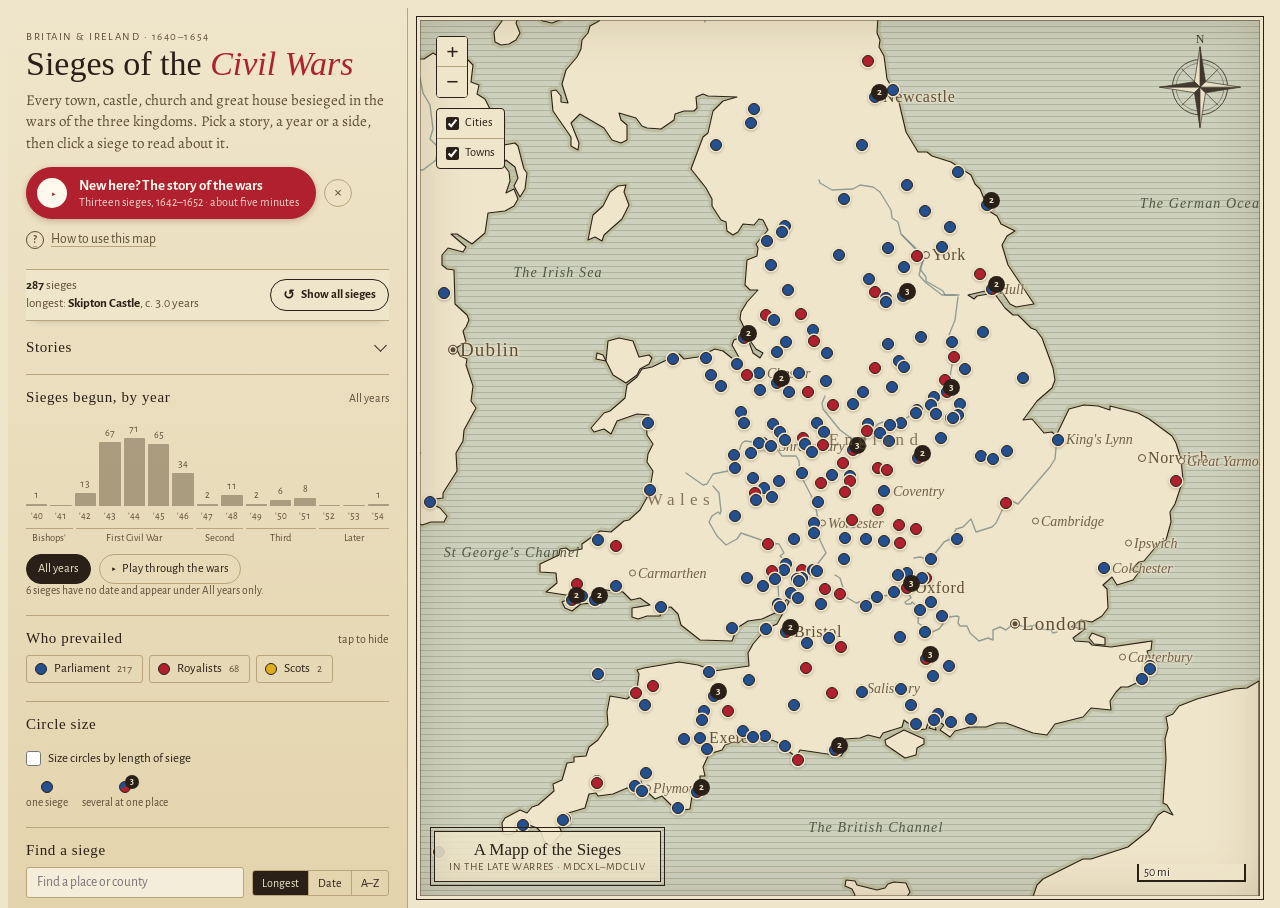
<file: index.html>
<!doctype html>
<html lang="en-GB">
<head>
<meta charset="utf-8">
<meta name="viewport" content="width=device-width, initial-scale=1, viewport-fit=cover">
<title>Sieges of the Civil Wars</title>
<meta name="description" content="An interactive map of the sieges of the British and Irish Civil Wars, 1640–1654, from the National Civil War Centre, Newark.">
<link rel="preconnect" href="https://fonts.googleapis.com">
<link rel="preconnect" href="https://fonts.gstatic.com" crossorigin>
<link rel="stylesheet" href="https://fonts.googleapis.com/css2?family=IM+Fell+English:ital@0;1&family=IM+Fell+English+SC&family=Alegreya:ital,wght@0,400;0,600;1,400&family=Alegreya+Sans:wght@400;500;700&display=swap">
<link rel="stylesheet" href="js/vendor/leaflet.css">
<link rel="stylesheet" href="css/map.css?v=20261108-21">
</head>
<body>
<div class="app">
  <aside class="key">
    <header>
      <div class="eyebrow" id="eyebrow"></div>
      <h1 id="title"></h1>
      <p id="intro"></p>
      <div class="start-wrap" id="startWrap" hidden>
        <button type="button" class="start-here" id="startHere"><span class="sh-play" aria-hidden="true">▶</span><span><b id="startHereTitle"></b><small id="startHereSub"></small></span></button>
        <button type="button" class="start-min" id="startMin" aria-label="Hide this button (the story stays under Stories)" title="Hide (the story stays under Stories)">×</button>
      </div>
      <button type="button" class="help-link" id="helpOpen"><span aria-hidden="true">?</span> <span id="helpLinkText">How to use this map</span></button>
    </header>

    <div class="topbar">
      <div class="stats" id="stats" aria-live="polite"><span>Loading the sieges…</span></div>
      <button type="button" class="reset" id="resetAll" title="Clear the story, year, side and search, and return to the whole map"><span aria-hidden="true">↺</span> Show all sieges</button>
    </div>

    <details class="stories-sec" id="storiesBox">
      <summary><h2 class="section-label">Stories <small id="storyNow"></small></h2></summary>
      <p class="explain" id="storiesIntro"></p>
      <div class="story-groups" id="storyGroups" role="group" aria-label="Kinds of story"></div>
      <div class="stories" id="stories" role="group" aria-label="Choose a story"></div>
      <article class="story-card" id="storyCard" aria-live="polite" hidden></article>
    </details>

    <section id="yearsSec">
      <h2 class="section-label">Sieges begun, by year <small id="yearNote">All years</small></h2>
      <div class="hist" id="hist" role="group" aria-label="Filter by year"></div>
      <div class="years" id="yearLabels"></div>
      <div class="wars" id="wars"></div>
      <div class="year-row">
        <button class="chip" id="allYears" aria-pressed="true">All years</button>
        <button class="chip" id="play" aria-pressed="false"><span id="playIcon">▶</span> <span id="playTxt">Play through the wars</span></button>
      </div>
      <div class="undated" id="undated"></div>
    </section>

    <section>
      <h2 class="section-label">Who prevailed <small>tap to hide</small></h2>
      <div class="sides" id="sides"></div>
    </section>

    <section>
      <h2 class="section-label">Circle size</h2>
      <label class="size-toggle"><input type="checkbox" id="sizeToggle"> Size circles by length of siege</label>
      <div class="size-key" id="sizeKey" aria-hidden="true"></div>
    </section>

    <section>
      <h2 class="section-label">Find a siege</h2>
      <div class="list-head">
        <input class="search" id="search" type="search" aria-label="Find a place or county" autocomplete="off">
        <div class="sort" role="group" aria-label="Sort the list">
          <button id="sortLong" data-sort="long" aria-pressed="true">Longest</button>
          <button id="sortDate" data-sort="date" aria-pressed="false">Date</button>
          <button id="sortAz" data-sort="az" aria-pressed="false">A–Z</button>
        </div>
      </div>
      <ol class="list" id="list"></ol>
      <button class="chip more" id="more" hidden>Show all</button>
    </section>

    <footer id="footer"></footer>
    <p class="views" id="views" hidden></p>
  </aside>

  <div class="plate">
    <div id="map" aria-label="Map of sieges in Britain and Ireland"></div>
    <svg class="compass" id="compass" viewBox="-50 -60 100 115" aria-hidden="true">
      <g fill="none" stroke="#2a2017" stroke-width="1"><circle r="30"/><circle r="26" stroke-width=".5"/></g>
      <g stroke="#2a2017" stroke-width=".8">
        <path d="M0-44 L6-6 L0 0Z" fill="#2a2017"/><path d="M0-44 L-6-6 L0 0Z" fill="#efe5ca"/>
        <path d="M0 44 L-6 6 L0 0Z" fill="#2a2017"/><path d="M0 44 L6 6 L0 0Z" fill="#efe5ca"/>
        <path d="M44 0 L6 6 L0 0Z" fill="#2a2017"/><path d="M44 0 L6-6 L0 0Z" fill="#efe5ca"/>
        <path d="M-44 0 L-6-6 L0 0Z" fill="#2a2017"/><path d="M-44 0 L-6 6 L0 0Z" fill="#efe5ca"/>
        <path d="M0 0 L20-20 L4-4Z M0 0 L-20 20 L-4 4Z M0 0 L20 20 L4 4Z M0 0 L-20-20 L-4-4Z" fill="#9a1c2c" stroke-width=".5"/>
      </g>
      <text y="-48" text-anchor="middle" font-family="IM Fell English SC, Georgia, serif" font-size="13" fill="#2a2017">N</text>
    </svg>
    <div class="cartouche" id="cartouche"><div class="t"></div><div class="s"></div></div>
    <div class="notice" id="notice" hidden></div>
    <div class="tour" id="tour" role="region" aria-label="Following the story" hidden>
      <div class="tour-top"><span class="tour-title"></span><span class="tour-step"></span><button type="button" class="tour-x" id="tourClose" aria-label="Stop following the story">×</button></div>
      <p class="tour-leg" aria-live="polite"></p>
      <div class="tour-place"></div>
      <div class="tour-when"></div>
      <p class="tour-head"></p>
      <div class="tour-nav"><button type="button" id="tourPrev"><span aria-hidden="true">‹</span> Previous</button><button type="button" id="tourRead">Read the full account</button><button type="button" id="tourNext">Next <span aria-hidden="true">›</span></button></div>
    </div>
  </div>
</div>

<script src="js/vendor/leaflet.js"></script>
<script src="js/vendor/papaparse.min.js"></script>
<script src="js/data.js?v=20261108-21"></script>
<script src="js/views.js?v=20261108-21"></script>
<script src="js/map.js?v=20261108-21"></script>
</body>
</html>
</file>
<file: js/vendor/leaflet.css>
/* required styles */

.leaflet-pane,
.leaflet-tile,
.leaflet-marker-icon,
.leaflet-marker-shadow,
.leaflet-tile-container,
.leaflet-pane > svg,
.leaflet-pane > canvas,
.leaflet-zoom-box,
.leaflet-image-layer,
.leaflet-layer {
	position: absolute;
	left: 0;
	top: 0;
	}
.leaflet-container {
	overflow: hidden;
	}
.leaflet-tile,
.leaflet-marker-icon,
.leaflet-marker-shadow {
	-webkit-user-select: none;
	   -moz-user-select: none;
	        user-select: none;
	  -webkit-user-drag: none;
	}
/* Prevents IE11 from highlighting tiles in blue */
.leaflet-tile::selection {
	background: transparent;
}
/* Safari renders non-retina tile on retina better with this, but Chrome is worse */
.leaflet-safari .leaflet-tile {
	image-rendering: -webkit-optimize-contrast;
	}
/* hack that prevents hw layers "stretching" when loading new tiles */
.leaflet-safari .leaflet-tile-container {
	width: 1600px;
	height: 1600px;
	-webkit-transform-origin: 0 0;
	}
.leaflet-marker-icon,
.leaflet-marker-shadow {
	display: block;
	}
/* .leaflet-container svg: reset svg max-width decleration shipped in Joomla! (joomla.org) 3.x */
/* .leaflet-container img: map is broken in FF if you have max-width: 100% on tiles */
.leaflet-container .leaflet-overlay-pane svg {
	max-width: none !important;
	max-height: none !important;
	}
.leaflet-container .leaflet-marker-pane img,
.leaflet-container .leaflet-shadow-pane img,
.leaflet-container .leaflet-tile-pane img,
.leaflet-container img.leaflet-image-layer,
.leaflet-container .leaflet-tile {
	max-width: none !important;
	max-height: none !important;
	width: auto;
	padding: 0;
	}

.leaflet-container img.leaflet-tile {
	/* See: https://bugs.chromium.org/p/chromium/issues/detail?id=600120 */
	mix-blend-mode: plus-lighter;
}

.leaflet-container.leaflet-touch-zoom {
	-ms-touch-action: pan-x pan-y;
	touch-action: pan-x pan-y;
	}
.leaflet-container.leaflet-touch-drag {
	-ms-touch-action: pinch-zoom;
	/* Fallback for FF which doesn't support pinch-zoom */
	touch-action: none;
	touch-action: pinch-zoom;
}
.leaflet-container.leaflet-touch-drag.leaflet-touch-zoom {
	-ms-touch-action: none;
	touch-action: none;
}
.leaflet-container {
	-webkit-tap-highlight-color: transparent;
}
.leaflet-container a {
	-webkit-tap-highlight-color: rgba(51, 181, 229, 0.4);
}
.leaflet-tile {
	filter: inherit;
	visibility: hidden;
	}
.leaflet-tile-loaded {
	visibility: inherit;
	}
.leaflet-zoom-box {
	width: 0;
	height: 0;
	-moz-box-sizing: border-box;
	     box-sizing: border-box;
	z-index: 800;
	}
/* workaround for https://bugzilla.mozilla.org/show_bug.cgi?id=888319 */
.leaflet-overlay-pane svg {
	-moz-user-select: none;
	}

.leaflet-pane         { z-index: 400; }

.leaflet-tile-pane    { z-index: 200; }
.leaflet-overlay-pane { z-index: 400; }
.leaflet-shadow-pane  { z-index: 500; }
.leaflet-marker-pane  { z-index: 600; }
.leaflet-tooltip-pane   { z-index: 650; }
.leaflet-popup-pane   { z-index: 700; }

.leaflet-map-pane canvas { z-index: 100; }
.leaflet-map-pane svg    { z-index: 200; }

.leaflet-vml-shape {
	width: 1px;
	height: 1px;
	}
.lvml {
	behavior: url(#default#VML);
	display: inline-block;
	position: absolute;
	}


/* control positioning */

.leaflet-control {
	position: relative;
	z-index: 800;
	pointer-events: visiblePainted; /* IE 9-10 doesn't have auto */
	pointer-events: auto;
	}
.leaflet-top,
.leaflet-bottom {
	position: absolute;
	z-index: 1000;
	pointer-events: none;
	}
.leaflet-top {
	top: 0;
	}
.leaflet-right {
	right: 0;
	}
.leaflet-bottom {
	bottom: 0;
	}
.leaflet-left {
	left: 0;
	}
.leaflet-control {
	float: left;
	clear: both;
	}
.leaflet-right .leaflet-control {
	float: right;
	}
.leaflet-top .leaflet-control {
	margin-top: 10px;
	}
.leaflet-bottom .leaflet-control {
	margin-bottom: 10px;
	}
.leaflet-left .leaflet-control {
	margin-left: 10px;
	}
.leaflet-right .leaflet-control {
	margin-right: 10px;
	}


/* zoom and fade animations */

.leaflet-fade-anim .leaflet-popup {
	opacity: 0;
	-webkit-transition: opacity 0.2s linear;
	   -moz-transition: opacity 0.2s linear;
	        transition: opacity 0.2s linear;
	}
.leaflet-fade-anim .leaflet-map-pane .leaflet-popup {
	opacity: 1;
	}
.leaflet-zoom-animated {
	-webkit-transform-origin: 0 0;
	    -ms-transform-origin: 0 0;
	        transform-origin: 0 0;
	}
svg.leaflet-zoom-animated {
	will-change: transform;
}

.leaflet-zoom-anim .leaflet-zoom-animated {
	-webkit-transition: -webkit-transform 0.25s cubic-bezier(0,0,0.25,1);
	   -moz-transition:    -moz-transform 0.25s cubic-bezier(0,0,0.25,1);
	        transition:         transform 0.25s cubic-bezier(0,0,0.25,1);
	}
.leaflet-zoom-anim .leaflet-tile,
.leaflet-pan-anim .leaflet-tile {
	-webkit-transition: none;
	   -moz-transition: none;
	        transition: none;
	}

.leaflet-zoom-anim .leaflet-zoom-hide {
	visibility: hidden;
	}


/* cursors */

.leaflet-interactive {
	cursor: pointer;
	}
.leaflet-grab {
	cursor: -webkit-grab;
	cursor:    -moz-grab;
	cursor:         grab;
	}
.leaflet-crosshair,
.leaflet-crosshair .leaflet-interactive {
	cursor: crosshair;
	}
.leaflet-popup-pane,
.leaflet-control {
	cursor: auto;
	}
.leaflet-dragging .leaflet-grab,
.leaflet-dragging .leaflet-grab .leaflet-interactive,
.leaflet-dragging .leaflet-marker-draggable {
	cursor: move;
	cursor: -webkit-grabbing;
	cursor:    -moz-grabbing;
	cursor:         grabbing;
	}

/* marker & overlays interactivity */
.leaflet-marker-icon,
.leaflet-marker-shadow,
.leaflet-image-layer,
.leaflet-pane > svg path,
.leaflet-tile-container {
	pointer-events: none;
	}

.leaflet-marker-icon.leaflet-interactive,
.leaflet-image-layer.leaflet-interactive,
.leaflet-pane > svg path.leaflet-interactive,
svg.leaflet-image-layer.leaflet-interactive path {
	pointer-events: visiblePainted; /* IE 9-10 doesn't have auto */
	pointer-events: auto;
	}

/* visual tweaks */

.leaflet-container {
	background: #ddd;
	outline-offset: 1px;
	}
.leaflet-container a {
	color: #0078A8;
	}
.leaflet-zoom-box {
	border: 2px dotted #38f;
	background: rgba(255,255,255,0.5);
	}


/* general typography */
.leaflet-container {
	font-family: "Helvetica Neue", Arial, Helvetica, sans-serif;
	font-size: 12px;
	font-size: 0.75rem;
	line-height: 1.5;
	}


/* general toolbar styles */

.leaflet-bar {
	box-shadow: 0 1px 5px rgba(0,0,0,0.65);
	border-radius: 4px;
	}
.leaflet-bar a {
	background-color: #fff;
	border-bottom: 1px solid #ccc;
	width: 26px;
	height: 26px;
	line-height: 26px;
	display: block;
	text-align: center;
	text-decoration: none;
	color: black;
	}
.leaflet-bar a,
.leaflet-control-layers-toggle {
	background-position: 50% 50%;
	background-repeat: no-repeat;
	display: block;
	}
.leaflet-bar a:hover,
.leaflet-bar a:focus {
	background-color: #f4f4f4;
	}
.leaflet-bar a:first-child {
	border-top-left-radius: 4px;
	border-top-right-radius: 4px;
	}
.leaflet-bar a:last-child {
	border-bottom-left-radius: 4px;
	border-bottom-right-radius: 4px;
	border-bottom: none;
	}
.leaflet-bar a.leaflet-disabled {
	cursor: default;
	background-color: #f4f4f4;
	color: #bbb;
	}

.leaflet-touch .leaflet-bar a {
	width: 30px;
	height: 30px;
	line-height: 30px;
	}
.leaflet-touch .leaflet-bar a:first-child {
	border-top-left-radius: 2px;
	border-top-right-radius: 2px;
	}
.leaflet-touch .leaflet-bar a:last-child {
	border-bottom-left-radius: 2px;
	border-bottom-right-radius: 2px;
	}

/* zoom control */

.leaflet-control-zoom-in,
.leaflet-control-zoom-out {
	font: bold 18px 'Lucida Console', Monaco, monospace;
	text-indent: 1px;
	}

.leaflet-touch .leaflet-control-zoom-in, .leaflet-touch .leaflet-control-zoom-out  {
	font-size: 22px;
	}


/* layers control */

.leaflet-control-layers {
	box-shadow: 0 1px 5px rgba(0,0,0,0.4);
	background: #fff;
	border-radius: 5px;
	}
.leaflet-control-layers-toggle {
	background-image: url(images/layers.png);
	width: 36px;
	height: 36px;
	}
.leaflet-retina .leaflet-control-layers-toggle {
	background-image: url(images/layers-2x.png);
	background-size: 26px 26px;
	}
.leaflet-touch .leaflet-control-layers-toggle {
	width: 44px;
	height: 44px;
	}
.leaflet-control-layers .leaflet-control-layers-list,
.leaflet-control-layers-expanded .leaflet-control-layers-toggle {
	display: none;
	}
.leaflet-control-layers-expanded .leaflet-control-layers-list {
	display: block;
	position: relative;
	}
.leaflet-control-layers-expanded {
	padding: 6px 10px 6px 6px;
	color: #333;
	background: #fff;
	}
.leaflet-control-layers-scrollbar {
	overflow-y: scroll;
	overflow-x: hidden;
	padding-right: 5px;
	}
.leaflet-control-layers-selector {
	margin-top: 2px;
	position: relative;
	top: 1px;
	}
.leaflet-control-layers label {
	display: block;
	font-size: 13px;
	font-size: 1.08333em;
	}
.leaflet-control-layers-separator {
	height: 0;
	border-top: 1px solid #ddd;
	margin: 5px -10px 5px -6px;
	}

/* Default icon URLs */
.leaflet-default-icon-path { /* used only in path-guessing heuristic, see L.Icon.Default */
	background-image: url(images/marker-icon.png);
	}


/* attribution and scale controls */

.leaflet-container .leaflet-control-attribution {
	background: #fff;
	background: rgba(255, 255, 255, 0.8);
	margin: 0;
	}
.leaflet-control-attribution,
.leaflet-control-scale-line {
	padding: 0 5px;
	color: #333;
	line-height: 1.4;
	}
.leaflet-control-attribution a {
	text-decoration: none;
	}
.leaflet-control-attribution a:hover,
.leaflet-control-attribution a:focus {
	text-decoration: underline;
	}
.leaflet-attribution-flag {
	display: inline !important;
	vertical-align: baseline !important;
	width: 1em;
	height: 0.6669em;
	}
.leaflet-left .leaflet-control-scale {
	margin-left: 5px;
	}
.leaflet-bottom .leaflet-control-scale {
	margin-bottom: 5px;
	}
.leaflet-control-scale-line {
	border: 2px solid #777;
	border-top: none;
	line-height: 1.1;
	padding: 2px 5px 1px;
	white-space: nowrap;
	-moz-box-sizing: border-box;
	     box-sizing: border-box;
	background: rgba(255, 255, 255, 0.8);
	text-shadow: 1px 1px #fff;
	}
.leaflet-control-scale-line:not(:first-child) {
	border-top: 2px solid #777;
	border-bottom: none;
	margin-top: -2px;
	}
.leaflet-control-scale-line:not(:first-child):not(:last-child) {
	border-bottom: 2px solid #777;
	}

.leaflet-touch .leaflet-control-attribution,
.leaflet-touch .leaflet-control-layers,
.leaflet-touch .leaflet-bar {
	box-shadow: none;
	}
.leaflet-touch .leaflet-control-layers,
.leaflet-touch .leaflet-bar {
	border: 2px solid rgba(0,0,0,0.2);
	background-clip: padding-box;
	}


/* popup */

.leaflet-popup {
	position: absolute;
	text-align: center;
	margin-bottom: 20px;
	}
.leaflet-popup-content-wrapper {
	padding: 1px;
	text-align: left;
	border-radius: 12px;
	}
.leaflet-popup-content {
	margin: 13px 24px 13px 20px;
	line-height: 1.3;
	font-size: 13px;
	font-size: 1.08333em;
	min-height: 1px;
	}
.leaflet-popup-content p {
	margin: 17px 0;
	margin: 1.3em 0;
	}
.leaflet-popup-tip-container {
	width: 40px;
	height: 20px;
	position: absolute;
	left: 50%;
	margin-top: -1px;
	margin-left: -20px;
	overflow: hidden;
	pointer-events: none;
	}
.leaflet-popup-tip {
	width: 17px;
	height: 17px;
	padding: 1px;

	margin: -10px auto 0;
	pointer-events: auto;

	-webkit-transform: rotate(45deg);
	   -moz-transform: rotate(45deg);
	    -ms-transform: rotate(45deg);
	        transform: rotate(45deg);
	}
.leaflet-popup-content-wrapper,
.leaflet-popup-tip {
	background: white;
	color: #333;
	box-shadow: 0 3px 14px rgba(0,0,0,0.4);
	}
.leaflet-container a.leaflet-popup-close-button {
	position: absolute;
	top: 0;
	right: 0;
	border: none;
	text-align: center;
	width: 24px;
	height: 24px;
	font: 16px/24px Tahoma, Verdana, sans-serif;
	color: #757575;
	text-decoration: none;
	background: transparent;
	}
.leaflet-container a.leaflet-popup-close-button:hover,
.leaflet-container a.leaflet-popup-close-button:focus {
	color: #585858;
	}
.leaflet-popup-scrolled {
	overflow: auto;
	}

.leaflet-oldie .leaflet-popup-content-wrapper {
	-ms-zoom: 1;
	}
.leaflet-oldie .leaflet-popup-tip {
	width: 24px;
	margin: 0 auto;

	-ms-filter: "progid:DXImageTransform.Microsoft.Matrix(M11=0.70710678, M12=0.70710678, M21=-0.70710678, M22=0.70710678)";
	filter: progid:DXImageTransform.Microsoft.Matrix(M11=0.70710678, M12=0.70710678, M21=-0.70710678, M22=0.70710678);
	}

.leaflet-oldie .leaflet-control-zoom,
.leaflet-oldie .leaflet-control-layers,
.leaflet-oldie .leaflet-popup-content-wrapper,
.leaflet-oldie .leaflet-popup-tip {
	border: 1px solid #999;
	}


/* div icon */

.leaflet-div-icon {
	background: #fff;
	border: 1px solid #666;
	}


/* Tooltip */
/* Base styles for the element that has a tooltip */
.leaflet-tooltip {
	position: absolute;
	padding: 6px;
	background-color: #fff;
	border: 1px solid #fff;
	border-radius: 3px;
	color: #222;
	white-space: nowrap;
	-webkit-user-select: none;
	-moz-user-select: none;
	-ms-user-select: none;
	user-select: none;
	pointer-events: none;
	box-shadow: 0 1px 3px rgba(0,0,0,0.4);
	}
.leaflet-tooltip.leaflet-interactive {
	cursor: pointer;
	pointer-events: auto;
	}
.leaflet-tooltip-top:before,
.leaflet-tooltip-bottom:before,
.leaflet-tooltip-left:before,
.leaflet-tooltip-right:before {
	position: absolute;
	pointer-events: none;
	border: 6px solid transparent;
	background: transparent;
	content: "";
	}

/* Directions */

.leaflet-tooltip-bottom {
	margin-top: 6px;
}
.leaflet-tooltip-top {
	margin-top: -6px;
}
.leaflet-tooltip-bottom:before,
.leaflet-tooltip-top:before {
	left: 50%;
	margin-left: -6px;
	}
.leaflet-tooltip-top:before {
	bottom: 0;
	margin-bottom: -12px;
	border-top-color: #fff;
	}
.leaflet-tooltip-bottom:before {
	top: 0;
	margin-top: -12px;
	margin-left: -6px;
	border-bottom-color: #fff;
	}
.leaflet-tooltip-left {
	margin-left: -6px;
}
.leaflet-tooltip-right {
	margin-left: 6px;
}
.leaflet-tooltip-left:before,
.leaflet-tooltip-right:before {
	top: 50%;
	margin-top: -6px;
	}
.leaflet-tooltip-left:before {
	right: 0;
	margin-right: -12px;
	border-left-color: #fff;
	}
.leaflet-tooltip-right:before {
	left: 0;
	margin-left: -12px;
	border-right-color: #fff;
	}

/* Printing */

@media print {
	/* Prevent printers from removing background-images of controls. */
	.leaflet-control {
		-webkit-print-color-adjust: exact;
		print-color-adjust: exact;
		}
	}
</file>
<file: css/map.css>
/* Layout: an engraved county-map sheet — sidebar "key" on the left, the map plate filling the rest; stacks on phones. */
:root {
  color-scheme: light;
  --paper: #efe5ca;
  --paper-deep: #e3d4ad;
  --ink: #2a2017;
  --ink-soft: #5e4d37;
  --rule: #b9a47c;
  --sea: #cdd0bd;
  --sea-line: #aeb39c;
  --parl: #24508f;   /* Parliament: blue */
  --roy: #b0202e;    /* Royalists: red */
  --scot: #e0ad1f;   /* Scots: yellow */
  --focus: #1f4e79;
  --card: var(--paper);        /* pop-ups and hover labels: same parchment as the map */
  --card-soft: var(--paper-deep);
  --inlay: #f8f2e2;            /* lighter parchment behind the reading text */
  --f-display: "IM Fell English", "Iowan Old Style", Georgia, serif;
  --f-sc: "IM Fell English SC", "IM Fell English", Georgia, serif;
  --f-body: "Alegreya", Georgia, "Times New Roman", serif;
  --f-ui: "Alegreya Sans", "Gill Sans", "Segoe UI", system-ui, sans-serif;
}
html, body { height: 100%; }
body { background: var(--paper); color: var(--ink); font-family: var(--f-body); font-size: 15px; }
* { box-sizing: border-box; }
[hidden] { display: none !important; }
button, input { font: inherit; color: inherit; }
:focus-visible { outline: 2px solid var(--focus); outline-offset: 2px; }

.app { display: grid; grid-template-columns: minmax(320px, 400px) 1fr; height: 100%; }
.key {
  overflow-y: auto; border-right: 1px solid var(--rule);
  background: linear-gradient(var(--paper), var(--paper-deep));
  padding-block: 22px 28px;
  padding-left: max(18px, env(safe-area-inset-left, 0px));
  padding-right: 18px;
  display: flex; flex-direction: column; gap: 20px; min-width: 0;
}
.plate { position: relative; min-width: 0; }
#map { position: absolute; inset: 0; }

header .eyebrow { font-family: var(--f-ui); font-size: 11px; letter-spacing: .14em; text-transform: uppercase; color: var(--ink-soft); }
header h1 { font-family: var(--f-display); font-weight: 400; font-size: 34px; line-height: 1.02; margin: 4px 0 8px; text-wrap: balance; }
header h1 em { font-style: italic; color: var(--roy); }
header p { margin: 0; color: var(--ink-soft); line-height: 1.45; max-width: 60ch; }

.section-label { font-family: var(--f-sc); font-size: 15px; font-weight: 400; letter-spacing: .04em; margin: 0 0 8px; display: flex; justify-content: space-between; align-items: baseline; gap: 8px; }
.section-label small { font-family: var(--f-ui); font-size: 12px; color: var(--ink-soft); letter-spacing: 0; }

.topbar { position: sticky; top: -22px; z-index: 5; display: flex; align-items: center; justify-content: space-between; gap: 6px 12px; flex-wrap: wrap;
  border-top: 1px solid var(--rule); border-bottom: 1px solid var(--rule); padding-block: 8px; background: var(--paper); box-shadow: 0 6px 8px -8px rgba(40, 28, 10, .35); }
.stats { font-family: var(--f-ui); font-size: 13px; color: var(--ink-soft); display: flex; flex-wrap: wrap; gap: 2px 14px; font-variant-numeric: tabular-nums; min-width: 0; flex: 1 1 180px; }
.reset { flex: none; font-family: var(--f-ui); font-size: 12.5px; font-weight: 700; min-height: 32px; padding: 4px 12px; border: 1px solid var(--ink); border-radius: 999px; background: transparent; color: var(--ink); cursor: pointer; display: inline-flex; align-items: center; gap: 6px; }
.reset span { font-size: 14px; line-height: 1; }
.reset.active { background: var(--ink); color: var(--paper); }
.reset:hover { background: var(--paper-deep); }
.reset.active:hover { background: #000; }

/* sections of the side panel: each set off by a rule */
.key > section, .key > details { border-top: 1px solid var(--rule); padding-top: 14px; }
.key > .topbar + * { border-top: 0; padding-top: 0; }
.key { gap: 18px; }
/* Stories: a section that drops down */
.stories-sec > summary { list-style: none; cursor: pointer; display: flex; align-items: center; gap: 10px; }
.stories-sec > summary::-webkit-details-marker { display: none; }
.stories-sec > summary .section-label { flex: 1; margin: 0; min-width: 0; }
.stories-sec > summary .section-label small { font-family: var(--f-display); font-style: italic; font-size: 14px; color: var(--roy); text-align: right; min-width: 0; overflow: hidden; text-overflow: ellipsis; white-space: nowrap; }
.stories-sec > summary::after { content: ""; flex: none; width: 8px; height: 8px; margin: 0 4px 4px 0; border-right: 1.5px solid var(--ink); border-bottom: 1.5px solid var(--ink); transform: rotate(45deg); transition: transform .2s; }
.stories-sec[open] > summary::after { transform: rotate(-135deg); margin-bottom: -4px; }
.stories-sec[open] > summary { margin-bottom: 8px; }
.stories-sec > summary:hover .section-label { color: var(--roy); }
.stats b { color: var(--ink); font-weight: 700; }

/* stories (the old story-map tabs) */
.stories { display: flex; flex-wrap: wrap; gap: 6px; }
.chip { font-family: var(--f-ui); font-size: 12.5px; min-height: 30px; padding: 4px 11px; border: 1px solid var(--rule); background: transparent; border-radius: 999px; cursor: pointer; display: inline-flex; align-items: center; gap: 6px; }
.chip[aria-pressed="true"] { background: var(--ink); color: var(--paper); border-color: var(--ink); }
.chip .ct { font-size: 11px; opacity: .7; font-variant-numeric: tabular-nums; }

/* year histogram */
.hist { display: grid; grid-template-columns: repeat(15, minmax(0, 1fr)); gap: 3px; align-items: end; height: 92px; }
.hist button { display: flex; flex-direction: column; justify-content: flex-end; align-items: stretch; height: 100%; padding: 0; border: 0; background: none; cursor: pointer; gap: 3px; min-width: 0; }
.hist .bar { background: var(--ink-soft); opacity: .45; border-radius: 1px 1px 0 0; min-height: 1px; transition: opacity .15s; }
.hist .n { font-family: var(--f-ui); font-size: 10px; color: var(--ink-soft); text-align: center; font-variant-numeric: tabular-nums; }
.hist button:hover .bar { opacity: .75; }
.hist button[aria-pressed="true"] .bar { background: var(--ink); opacity: 1; }
.years { display: grid; grid-template-columns: repeat(15, minmax(0, 1fr)); gap: 3px; margin-top: 4px; font-family: var(--f-ui); font-size: 10px; color: var(--ink-soft); text-align: center; font-variant-numeric: tabular-nums; }
.wars { display: grid; grid-template-columns: 2fr 5fr 2fr 3fr 3fr; gap: 3px; margin-top: 6px; font-family: var(--f-ui); font-size: 10.5px; color: var(--ink-soft); text-align: center; }
.wars span { border-top: 1px solid var(--rule); padding-top: 3px; white-space: nowrap; overflow: hidden; text-overflow: ellipsis; }
.year-row { display: flex; gap: 8px; margin-top: 10px; align-items: center; flex-wrap: wrap; }
.undated { font-family: var(--f-ui); font-size: 11.5px; color: var(--ink-soft); }

/* side filter */
.sides { display: flex; flex-wrap: wrap; gap: 6px; }
.side { display: inline-flex; align-items: center; gap: 7px; font-family: var(--f-ui); font-size: 13px; padding: 5px 10px 5px 8px; border: 1px solid var(--rule); border-radius: 3px; cursor: pointer; background: transparent; user-select: none; position: relative; }
.side input { position: absolute; opacity: 0; pointer-events: none; }
.side .sw { width: 12px; height: 12px; border-radius: 50%; border: 1.5px solid var(--ink); }
.side .ct { font-size: 11px; color: var(--ink-soft); font-variant-numeric: tabular-nums; }
.side:has(input:not(:checked)) { opacity: .45; text-decoration: line-through; }
.side:has(input:focus-visible) { outline: 2px solid var(--focus); outline-offset: 2px; }
.size-key { display: flex; align-items: flex-end; flex-wrap: wrap; gap: 8px 14px; margin-top: 10px; font-family: var(--f-ui); font-size: 11.5px; color: var(--ink-soft); }
.size-key div { display: flex; flex-direction: column; align-items: center; gap: 3px; }
.size-key i { display: block; border-radius: 50%; border: 1.2px solid var(--ink-soft); }
.size-key i.dash { border-style: dashed; }

/* list */
.list-head { display: flex; flex-wrap: wrap; gap: 8px; align-items: center; justify-content: space-between; }
.search { flex: 1 1 160px; min-width: 0; padding: 6px 10px; border: 1px solid var(--rule); border-radius: 3px; background: color-mix(in srgb, var(--paper) 70%, white); font-family: var(--f-ui); font-size: 13.5px; }
.sort { display: inline-flex; border: 1px solid var(--rule); border-radius: 3px; overflow: hidden; }
.sort button { border: 0; background: none; padding: 5px 9px; font-family: var(--f-ui); font-size: 12px; cursor: pointer; }
.sort button + button { border-left: 1px solid var(--rule); }
.sort button[aria-pressed="true"] { background: var(--ink); color: var(--paper); }
ol.list { list-style: none; padding: 0; margin: 8px 0 0; }
ol.list li button { width: 100%; text-align: left; background: none; border: 0; border-bottom: 1px dotted var(--rule); padding: 8px 2px; cursor: pointer; display: grid; grid-template-columns: minmax(0, 1fr) auto; gap: 2px 8px; align-items: baseline; }
ol.list li button:hover { background: color-mix(in srgb, var(--paper-deep) 70%, transparent); }
.nm { font-family: var(--f-display); font-size: 17px; line-height: 1.15; min-width: 0; }
.val { font-family: var(--f-ui); font-size: 12.5px; font-variant-numeric: tabular-nums; white-space: nowrap; }
.meta { grid-column: 1 / 3; display: flex; align-items: center; gap: 7px; font-family: var(--f-ui); font-size: 11.5px; color: var(--ink-soft); min-width: 0; }
.meta .dot { width: 8px; height: 8px; border-radius: 50%; flex: none; }
.meta .txt { white-space: nowrap; overflow: hidden; text-overflow: ellipsis; }
.more { margin-top: 8px; }
.empty { font-style: italic; color: var(--ink-soft); padding: 10px 0; }

footer { font-size: 12.5px; color: var(--ink-soft); line-height: 1.45; border-top: 1px solid var(--rule); padding-top: 10px; }

/* map plate */
.leaflet-container {
  background-color: var(--sea);
  background-image: repeating-linear-gradient(0deg, transparent 0 5px, var(--sea-line) 5px 6px);
  font-family: var(--f-body);
}
.plate::after { content: ""; position: absolute; inset: 0; pointer-events: none; z-index: 500; box-shadow: inset 0 0 0 8px var(--paper), inset 0 0 0 9px var(--ink), inset 0 0 0 12px var(--paper), inset 0 0 0 12.5px var(--ink-soft), inset 0 0 60px rgba(90, 64, 30, .28); }
.lbl { font-family: var(--f-sc); color: var(--ink-soft); white-space: nowrap; text-align: center; pointer-events: none; transform: translate(-50%, -50%); width: max-content; }
.lbl.sea { font-family: var(--f-display); font-style: italic; color: #4f5745; font-size: 14px; letter-spacing: .08em; }
.lbl.realm { font-size: 17px; letter-spacing: .32em; opacity: .75; }
.lbl.town { font-family: var(--f-display); font-style: italic; color: var(--ink); font-size: 13px; transform: translate(8px, -50%); text-align: left; position: relative; }
.city { position: relative; transform: translate(8px, -50%); width: max-content; white-space: nowrap; pointer-events: none; font-family: var(--f-display); font-style: italic; font-size: 12.5px; color: var(--ink); text-shadow: 0 0 2px var(--paper), 0 0 3px var(--paper), 0 0 4px var(--paper); }
.city::before { content: ""; position: absolute; left: -10px; top: 50%; width: 5px; height: 5px; margin-top: -4px; border: 1.3px solid var(--ink); border-radius: 50%; background: var(--paper); box-shadow: inset 0 0 0 1.4px var(--paper), inset 0 0 0 3px var(--ink); }
.city.major { font-family: var(--f-sc); font-style: normal; font-size: 14px; letter-spacing: .04em; }
.city.major::before { width: 7px; height: 7px; left: -12px; margin-top: -5px; }
.city.capital { font-family: var(--f-sc); font-style: normal; font-size: 17px; letter-spacing: .06em; }
.city.capital::before { width: 9px; height: 9px; left: -13px; margin-top: -6px; background: var(--ink); box-shadow: inset 0 0 0 2px var(--paper); }
.leaflet-container.far .city.minor { display: none; }
.lbl.town::before { content: ""; position: absolute; left: -9px; top: 50%; width: 5px; height: 5px; margin-top: -2.5px; border: 1.2px solid var(--ink); background: var(--paper); transform: rotate(45deg); }
.compass { position: absolute; right: 26px; top: 24px; width: 92px; z-index: 450; pointer-events: none; opacity: .85; transition: opacity .2s; }
/* The compass and title box sit above the map's own layers, so they step aside while a pop-up is open. */
.plate.popup-open .compass, .plate.popup-open .cartouche { opacity: 0; }
.cartouche { position: absolute; left: 26px; bottom: 26px; z-index: 450; pointer-events: none; transition: opacity .2s; background: color-mix(in srgb, var(--paper) 88%, transparent); border: 1px solid var(--ink); outline: 1px solid var(--ink); outline-offset: 3px; padding: 8px 14px; font-family: var(--f-display); text-align: center; max-width: calc(100% - 52px); }
.cartouche .t { font-size: 17px; }
.cartouche .s { font-family: var(--f-ui); font-size: 11px; color: var(--ink-soft); letter-spacing: .06em; }
.leaflet-control-scale { margin-bottom: 26px !important; margin-right: 26px !important; }
.leaflet-control-scale-line { background: color-mix(in srgb, var(--paper) 80%, transparent); border-color: var(--ink); color: var(--ink); font-family: var(--f-ui); }
.leaflet-bar a { background: var(--paper); color: var(--ink); border-bottom-color: var(--rule); font-family: var(--f-display); }
.leaflet-bar { border: 1px solid var(--ink) !important; box-shadow: none !important; }
.leaflet-top.leaflet-left { margin: 18px 0 0 18px; }
.leaflet-tooltip.tip { background: var(--card); border: 1px solid var(--ink); color: var(--ink); font-family: var(--f-display); font-size: 14px; box-shadow: 0 1px 4px rgba(40, 28, 10, .25); padding: 2px 8px; border-radius: 2px; }
.leaflet-tooltip.tip::before { display: none; }

.leaflet-popup-content-wrapper { background: var(--card); color: var(--ink); border: 1px solid var(--ink); border-radius: 2px; box-shadow: 0 3px 14px rgba(40, 28, 10, .35); }
.leaflet-popup-tip { background: var(--card); border: 1px solid var(--ink); }
.leaflet-popup-content { margin: 14px 18px 14px 16px; width: 330px !important; max-width: calc(100vw - 90px); }
.leaflet-container a.leaflet-popup-close-button { color: var(--ink); background: var(--card); border-left: 1px solid var(--ink); border-bottom: 1px solid var(--ink); width: 26px; height: 26px; font-size: 18px; line-height: 24px; top: 0; right: 0; z-index: 2; box-sizing: border-box; border: 1px solid var(--ink); border-radius: 0 2px 0 3px; text-align: center; padding: 0; }
.pop figure { margin: -14px -18px 12px -16px; position: relative; background: var(--card-soft); }
.pop figure img { display: block; width: 100%; max-height: 210px; object-fit: cover; border-bottom: 1px solid var(--ink); filter: sepia(.12) saturate(.92); }
.pop figure figcaption { font-family: var(--f-ui); font-size: 11px; line-height: 1.35; color: var(--ink-soft); padding: 5px 16px 0; white-space: pre-line; }
.pop figure.loading img { min-height: 120px; }
.tip-img { display: block; width: 160px; height: 100px; object-fit: cover; margin: 4px 0 2px; border: 1px solid var(--ink); }
.pop h3 { font-family: var(--f-display); font-weight: 400; font-size: 22px; margin: 0; line-height: 1.1; padding-right: 12px; }
.pop .where { font-family: var(--f-ui); font-size: 12px; color: var(--ink-soft); margin-top: 2px; }
.pop .when { font-family: var(--f-ui); font-size: 12.5px; color: var(--ink); font-variant-numeric: tabular-nums; margin-top: 6px; }
.pop .read { margin: 12px -6px 0; padding: 10px 12px 4px; background: var(--inlay); border: 1px solid color-mix(in srgb, var(--rule) 70%, transparent); border-radius: 2px; box-shadow: inset 0 1px 0 #fffaf0; }
.pop .headline { margin: 0 0 8px; font-size: 15px; line-height: 1.4; font-style: italic; }
.pop .body { max-height: 190px; overflow-y: auto; font-size: 14px; line-height: 1.5; padding-right: 6px; border-top: 1px solid var(--rule); padding-top: 8px; scrollbar-color: var(--rule) transparent; }
.pop .body p { margin: 0 0 .7em; }
.pop .tags { display: flex; flex-wrap: wrap; gap: 6px; align-items: center; margin-top: 8px; font-family: var(--f-ui); font-size: 12px; }
.pop .sides { display: block; font-family: var(--f-ui); font-size: 12.5px; margin-top: 6px; color: var(--ink-soft); }
.pop .story { border: 1px solid var(--ink-soft); padding: 1px 8px; border-radius: 999px; }
.pop .visit { display: inline-block; margin-top: 8px; font-family: var(--f-ui); font-size: 13px; color: var(--roy); }
/* siege markers (divIcons, so several sieges at one place can share one marker) */
.sg { position: absolute; border-radius: 50%; border: 1px solid var(--ink); box-sizing: border-box; opacity: .9; transition: transform .12s; }
.sg.unknown { border: 1.6px dashed var(--c); background: color-mix(in srgb, var(--paper) 60%, transparent) !important; opacity: 1; }
.sg.multi { border-width: 1.5px; opacity: .95; }
.sg .badge { position: absolute; right: -7px; top: -7px; min-width: 17px; height: 17px; padding: 0 4px; box-sizing: border-box; border-radius: 9px; background: var(--ink); color: var(--paper); font: 700 10.5px/17px var(--f-ui); text-align: center; }
.leaflet-marker-icon:hover .sg, .leaflet-marker-icon:focus-visible .sg { transform: scale(1.12); }
.leaflet-marker-icon:focus-visible { outline: none; }
.leaflet-marker-icon:focus-visible .sg { outline: 2px solid var(--focus); outline-offset: 3px; }
.key-multi { position: relative; display: inline-block; }
.key-multi i { border: 1.5px solid var(--ink) !important; }
.key-multi b { position: absolute; right: -8px; top: -7px; min-width: 14px; height: 14px; border-radius: 7px; background: var(--ink); color: var(--paper); font: 700 9px/14px var(--f-ui); text-align: center; }
.here { margin: 8px 0 2px; border-top: 1px solid var(--rule); padding-top: 8px; }
.here-top { display: flex; align-items: center; justify-content: space-between; gap: 8px; font-family: var(--f-ui); font-size: 12px; color: var(--ink-soft); }
.here-top .nav { display: inline-flex; gap: 4px; }
.here-top .nav button { width: 28px; height: 28px; border: 1px solid var(--rule); border-radius: 3px; background: transparent; cursor: pointer; display: inline-flex; align-items: center; justify-content: center; padding: 0; }
.here-top .nav button:disabled { opacity: .35; cursor: default; }
.here-chips { display: flex; flex-wrap: wrap; gap: 5px; margin-top: 6px; }
.here-chips button { display: inline-flex; align-items: center; gap: 5px; min-height: 28px; padding: 2px 9px 2px 7px; border: 1px solid var(--rule); border-radius: 999px; background: transparent; cursor: pointer; font-family: var(--f-ui); font-size: 12px; font-variant-numeric: tabular-nums; }
.here-chips button i { width: 8px; height: 8px; border-radius: 50%; }
.here-chips button[aria-pressed="true"] { background: var(--ink); color: var(--paper); border-color: var(--ink); }
.pill { display: inline-flex; align-items: center; gap: 5px; font-family: var(--f-ui); font-size: 12px; font-weight: 500; padding: 1px 8px 1px 6px; border-radius: 999px; border: 1px solid currentColor; }
.pill i { width: 8px; height: 8px; border-radius: 50%; background: currentColor; }

@media (max-width: 820px) {
  .app { display: flex; flex-direction: column; height: auto; }
  html, body { height: auto; }
  .plate { height: 64svh; min-height: 380px; order: -1; }
  .key { border-right: 0; border-top: 1px solid var(--rule); overflow: visible; padding-right: max(16px, env(safe-area-inset-right, 0px)); padding-left: max(16px, env(safe-area-inset-left, 0px)); }
  .compass { width: 64px; right: 20px; top: 18px; }
  .cartouche { display: none; }
  header h1 { font-size: 30px; }
  .topbar { top: env(safe-area-inset-top, 0px); }
}
@media (prefers-reduced-motion: reduce) { * { transition: none !important; animation: none !important; } }

/* Shown only if the settings file or spreadsheet can't be read */
.notice { position: absolute; left: 50%; top: 50%; transform: translate(-50%, -50%); z-index: 900; max-width: min(460px, 86%); padding: 14px 18px; background: var(--paper); border: 1px solid var(--ink); box-shadow: 0 3px 14px rgba(40, 28, 10, .35); font-family: var(--f-ui); font-size: 14px; line-height: 1.45; }
.pop figure img:not(.ok) { min-height: 140px; background: var(--paper-deep); }

/* 17th-century market towns: shown from config map.townsFromZoom */
.city.town { font-size: 11.5px; color: var(--ink-soft); }
.city.town::before { width: 4px; height: 4px; left: -8px; margin-top: -3px; box-shadow: none; background: var(--ink-soft); border-color: var(--ink-soft); }
.leaflet-container.no-towns .city.town { display: none; }

/* Siege names under the markers: shown from config map.siegeNamesFromZoom */
.sg-name { position: absolute; left: 50%; top: 100%; transform: translateX(-50%); margin-top: 2px; white-space: nowrap; pointer-events: none;
  font-family: var(--f-display); font-style: italic; font-size: 12px; line-height: 1.1; color: var(--ink);
  text-shadow: 0 0 2px var(--paper), 0 0 3px var(--paper), 0 0 4px var(--paper), 0 0 5px var(--paper); }
.leaflet-container.no-siege-names .sg-name { display: none; }
.sg.unknown .sg-name { color: var(--ink); }

/* ---- Emphasis: sieges lead, towns recede ---- */
/* Siege circles: solid colour, dark outline, a parchment ring and a soft shadow */
.sg.siege { border: 0; border-radius: 50%; background: none !important; opacity: 1; overflow: visible; }
.sg.siege .dot { display: block; box-sizing: border-box; border-radius: 50%; border: 1.4px solid var(--ink);
  box-shadow: 0 0 0 1.5px var(--paper), 0 1px 3px 1px rgba(40, 28, 10, .35); }
.sg.siege .dot.unknown { border: 1.6px dashed var(--c); background: var(--paper); box-shadow: 0 0 0 1.5px var(--paper); }
.sg.siege .badge { right: -7px; top: -7px; }
.sg .sg-name { margin-top: 3px; font-family: var(--f-sc); font-style: normal; font-size: 13px; letter-spacing: .03em; color: var(--ink); -webkit-text-stroke: .25px var(--ink);
  text-shadow: 0 0 2px var(--paper), 0 0 3px var(--paper), 0 0 4px var(--paper), 0 0 6px var(--paper); }
.size-key > div { display: flex; flex-direction: column; align-items: center; gap: 3px; }
.size-key .dot { display: block; box-sizing: border-box; border-radius: 50%; border: 1.3px solid var(--ink); }
.size-key .dot.unknown { border: 1.4px dashed var(--c); background: var(--paper); }
.key-multi { position: relative; display: inline-block; }
.key-multi b { right: -8px; top: -6px; }

/* "Towns" switch on the map */
.town-switch { background: var(--paper); padding: 0; }
.town-switch label { display: flex; align-items: center; gap: 6px; padding: 5px 9px; font-family: var(--f-ui); font-size: 12.5px; color: var(--ink); cursor: pointer; user-select: none; }
.town-switch input { margin: 0; accent-color: var(--ink); }
.town-switch label + label { border-top: 1px solid var(--rule); }
.leaflet-container.cities-off .city:not(.town) { display: none; }
.leaflet-container.towns-off .city.town { display: none; }
.city { transition: opacity .25s; }
.leaflet-container.towns-faded .city { opacity: .35; }

/* Cities (capital, major, minor): larger names in mid-brown ink, so they read as the main places.
   Towns: small, faint, no dot. Both are drawn under the siege circles. */
.city { color: #5e4d37; }
.city.capital { color: var(--ink-soft); font-size: 19px; letter-spacing: .06em; }
.city.capital::before { width: 8px; height: 8px; left: -12px; margin-top: -5px; background: var(--ink-soft); border-color: var(--ink-soft); box-shadow: inset 0 0 0 1.5px var(--paper); }
.city.major { color: #5e4d37; font-size: 16px; letter-spacing: .04em; }
.city.major::before { width: 6px; height: 6px; left: -10px; margin-top: -4px; border-color: #5e4d37; box-shadow: none; }
.city.minor { color: #6f604b; font-size: 14px; }
.city.minor::before { width: 5px; height: 5px; left: -9px; margin-top: -3.5px; border-color: #6f604b; box-shadow: none; }
.city.town { color: #8f7f64; font-size: 11px; transform: translate(-50%, -50%); }
.city.town::before { display: none; }

/* Siege name positions, chosen by the label placer */
.sg .sg-name.pos-top { top: auto; bottom: 100%; margin: 0 0 3px; }
.sg .sg-name.pos-right { left: 100%; top: 50%; transform: translateY(-50%); margin: 0 0 0 4px; }
.sg .sg-name.pos-left { left: auto; right: 100%; top: 50%; transform: translateY(-50%); margin: 0 4px 0 0; }

/* "Size circles by length" switch in the side panel */
.size-toggle { display: inline-flex; align-items: center; gap: 7px; margin-top: 10px; font-family: var(--f-ui); font-size: 13px; cursor: pointer; user-select: none; }
.size-toggle input { margin: 0; accent-color: var(--ink); width: 15px; height: 15px; }
.leaflet-container .city.gives-way { visibility: hidden; }

/* ---- Stories: the picker, the story panel and the tour ---- */
.explain { margin: 0 0 10px; font-size: 13.5px; line-height: 1.45; color: var(--ink-soft); max-width: 60ch; }
.story-groups { display: flex; flex-wrap: wrap; gap: 0; margin-bottom: 8px; border-bottom: 1px solid var(--rule); }
.story-groups button { border: 0; background: none; padding: 6px 9px 7px; margin-bottom: -1px; font-family: var(--f-ui); font-size: 12.5px; color: var(--ink-soft); cursor: pointer; border-bottom: 2px solid transparent; }
.story-groups button:hover { color: var(--ink); }
.story-groups button[aria-pressed="true"] { color: var(--ink); border-bottom-color: var(--ink); font-weight: 700; }
.story-card { margin-top: 12px; padding: 12px 14px 10px; background: var(--inlay); border: 1px solid var(--ink); outline: 1px solid var(--rule); outline-offset: 2px; border-radius: 1px; }
.story-card .sc-group { font-family: var(--f-ui); font-size: 10.5px; letter-spacing: .14em; text-transform: uppercase; color: var(--ink-soft); }
.story-card h3 { font-family: var(--f-display); font-weight: 400; font-size: 23px; line-height: 1.1; margin: 2px 0 2px; text-wrap: balance; }
.story-card .sc-meta { font-family: var(--f-ui); font-size: 12px; color: var(--ink-soft); font-variant-numeric: tabular-nums; }
.story-card .fewer { color: var(--roy); }
.story-card .sc-sum { margin: 8px 0 0; font-style: italic; font-size: 15px; line-height: 1.4; }
.story-card .sc-story { margin-top: 8px; padding-top: 8px; border-top: 1px solid var(--rule); font-size: 14.5px; line-height: 1.55; }
.story-card .sc-story p { margin: 0 0 .7em; }
.story-card .sc-actions { display: flex; flex-wrap: wrap; gap: 8px; margin-top: 4px; }
.chip.go { background: var(--roy); border-color: var(--roy); color: #fff8ec; font-weight: 700; }
.chip.go:hover { background: #8f1824; }
.chip:disabled { opacity: .45; cursor: default; }
.story-card .sc-how { margin: 8px 0 0; font-family: var(--f-ui); font-size: 11.5px; color: var(--ink-soft); }

.pop .in-stories { display: flex; flex-wrap: wrap; gap: 5px; align-items: center; margin-top: 10px; padding-top: 8px; border-top: 1px solid var(--rule); }
.pop .in-stories .lab { font-family: var(--f-sc); font-size: 13px; margin-right: 2px; }
.pop .in-stories button { font-family: var(--f-ui); font-size: 11.5px; min-height: 24px; padding: 1px 8px; border: 1px solid var(--rule); border-radius: 999px; background: transparent; cursor: pointer; }
.pop .in-stories button:hover { border-color: var(--ink-soft); }
.pop .in-stories button[aria-pressed="true"] { background: var(--ink); color: var(--paper); border-color: var(--ink); }

.tour { position: absolute; z-index: 1001; left: 50%; transform: translateX(-50%); bottom: 26px; width: min(520px, calc(100% - 52px));
  background: var(--paper); border: 1px solid var(--ink); outline: 1px solid var(--ink); outline-offset: 3px; box-shadow: 0 4px 16px rgba(40, 28, 10, .35); padding: 10px 14px 10px; }
.tour-top { display: flex; align-items: center; gap: 10px; margin-bottom: 10px; font-family: var(--f-ui); font-size: 11px; letter-spacing: .12em; text-transform: uppercase; color: var(--ink-soft); }
.tour-title { flex: 1; min-width: 0; white-space: nowrap; overflow: hidden; text-overflow: ellipsis; }
.tour-step { font-variant-numeric: tabular-nums; letter-spacing: .04em; white-space: nowrap; }
.tour-step .of { text-transform: none; font-size: .8em; letter-spacing: 0; margin: 0 .1em; }
.tour-x { flex: none; width: 26px; height: 26px; margin: -2px -4px 0 0; border: 1px solid var(--ink); background: var(--paper); cursor: pointer; font-size: 17px; line-height: 22px; padding: 0; }
.tour-leg { margin: 4px 0 6px; padding: 5px 9px; font-family: var(--f-ui); font-size: 13px; line-height: 1.35; color: #7a1622; background: color-mix(in srgb, #9a1c2c 8%, var(--paper)); border-left: 3px solid #9a1c2c; }
.tour-place { font-family: var(--f-display); font-size: 21px; line-height: 1.15; }
.tour-when { display: flex; flex-wrap: wrap; align-items: center; gap: 4px 10px; margin-top: 3px; font-family: var(--f-ui); font-size: 12.5px; font-variant-numeric: tabular-nums; }
.tour-head { margin: 6px 0 9px; font-size: 14.5px; line-height: 1.4; max-height: 5.7em; overflow-y: auto; }
.tour-head:empty { display: none; }
.tour-nav #tourRead { margin-inline: auto; }
.leaflet-interactive.tour-ring, path.tour-ring { animation: tour-pulse 1.6s ease-out infinite; transform-origin: center; transform-box: fill-box; }
@keyframes tour-pulse { 0% { stroke-opacity: 1; stroke-width: 3; } 100% { stroke-opacity: .25; stroke-width: 1; } }
.tour-nav { display: flex; justify-content: space-between; gap: 8px; }
.tour-nav button { font-family: var(--f-ui); font-size: 13px; min-height: 32px; padding: 4px 14px; border: 1px solid var(--ink); background: transparent; cursor: pointer; border-radius: 2px; }
.tour-nav #tourNext { background: var(--ink); color: var(--paper); }
.tour-nav button:disabled { opacity: .4; cursor: default; }
.plate.touring .cartouche, .plate.touring .leaflet-control-scale { opacity: 0; pointer-events: none; }
/* On phones the tour panel sits under the map rather than over it */
@media (max-width: 820px) {
  .plate.touring { height: auto; min-height: 0; display: flex; flex-direction: column; }
  .plate.touring #map { position: relative; inset: auto; height: 52svh; min-height: 300px; }
  .tour { position: relative; left: auto; bottom: auto; transform: none; width: auto; margin: 0; padding: 10px max(16px, env(safe-area-inset-right, 0px)) 12px max(16px, env(safe-area-inset-left, 0px)); outline: 0; box-shadow: none; border-width: 1px 0 0; }
  .tour-place { font-size: 19px; }
  .tour-head { font-size: 14px; max-height: 4.3em; margin-bottom: 8px; }
  .tour-nav button { padding: 4px 10px; }
}
.tour.compact .tour-leg, .tour.compact .tour-when, .tour.compact .tour-head, .tour.compact #tourRead { display: none; }
.tour.compact .tour-place { font-size: 17px; margin-bottom: 6px; }

/* Tours: fading the places already visited and still to come */
.leaflet-marker-icon { transition: opacity .35s; }
.leaflet-marker-icon.t-past { opacity: var(--fade-visited, .5); }
.leaflet-marker-icon.t-past .sg .dot { filter: saturate(.6); }
.leaflet-marker-icon.t-next { opacity: var(--fade-to-come, .25); }
.leaflet-marker-icon.t-next .sg-name { visibility: hidden !important; }
path.leg-now { animation: leg-march 1.2s linear infinite; }
@keyframes leg-march { to { stroke-dashoffset: -30; } }

/* Pop-ups: one scrolling panel no taller than the map, a shorter photo (click to enlarge),
   and the account no longer boxed into its own small scroll area */
.leaflet-popup-content.leaflet-popup-scrolled { margin: 0; padding: 14px 18px 14px 16px; border: 0; scrollbar-color: var(--rule) transparent; overscroll-behavior: contain; }
.leaflet-popup-content.leaflet-popup-scrolled .pop figure { margin-top: -14px; }
.pop figure img { max-height: 150px; cursor: zoom-in; transition: max-height .25s; }
.pop figure .ph-nav { position: absolute; top: 8px; left: 8px; z-index: 2; display: flex; align-items: center; gap: 0; background: var(--card); color: var(--ink); border: 1px solid var(--ink); border-radius: 3px; font: 600 11.5px/1 var(--f-ui); box-shadow: 0 1px 3px rgba(0,0,0,.25); }
.pop figure .ph-nav[hidden] { display: none; }
.pop figure .ph-nav button { all: unset; cursor: pointer; font-size: 17px; line-height: 1; padding: 3px 8px 5px; }
.pop figure .ph-nav button:hover, .pop figure .ph-nav button:focus-visible { background: var(--card-soft); }
.pop figure .ph-nav span { padding: 0 2px; white-space: nowrap; }
.pop figure.big img { max-height: 70vh; object-fit: contain; background: var(--card-soft); cursor: zoom-out; }
.pop .body { max-height: none; overflow: visible; padding-right: 0; }
.pop .where { display: inline; }
.pop .where + .when::before { content: " · "; }
.pop .when { display: inline; }
.pop .head-line { margin-top: 2px; font-family: var(--f-ui); font-size: 12px; color: var(--ink-soft); }
.leaflet-popup-content.leaflet-popup-scrolled { width: 364px !important; max-width: calc(100vw - 56px); }
@media (max-width: 820px) {
  .pop figure img { max-height: 110px; }
  .plate.popup-open .leaflet-top, .plate.popup-open .leaflet-control-scale { opacity: 0; pointer-events: none; }
}
.tour-when .att { display: inline-flex; align-items: center; gap: 5px; }
.tour-when .att i { width: 11px; height: 11px; border-radius: 50%; border: 2.5px solid var(--c); box-sizing: border-box; }

/* "Start here" button under the introduction */
.start-here { margin-top: 12px; display: inline-flex; align-items: center; gap: 12px; padding: 9px 16px 9px 10px; border: 1px solid var(--roy); background: var(--roy); color: #fff8ec; border-radius: 999px; cursor: pointer; text-align: left; box-shadow: 0 2px 6px rgba(90, 20, 20, .25); max-width: 100%; }
.start-here:hover { background: #8f1824; }
.start-here .sh-play { flex: none; width: 30px; height: 30px; border-radius: 50%; background: #fff8ec; color: var(--roy); display: inline-flex; align-items: center; justify-content: center; font-size: 12px; padding-left: 2px; }
.start-here b { display: block; font-family: var(--f-ui); font-size: 15px; }
.start-here small { display: block; font-family: var(--f-ui); font-size: 12px; opacity: .85; }
.start-wrap { margin-top: 12px; display: flex; align-items: center; gap: 8px; }
.start-wrap .start-here { margin-top: 0; }
.start-min { flex: none; width: 28px; height: 28px; border: 1px solid var(--rule); border-radius: 50%; background: transparent; color: var(--ink-soft); cursor: pointer; font-size: 16px; line-height: 1; padding: 0 0 2px; }
.start-min:hover { border-color: var(--ink); color: var(--ink); }

/* "How to use this map" link and guide */
.help-link { margin-top: 10px; display: inline-flex; align-items: center; gap: 7px; border: 0; background: none; padding: 2px 0; font-family: var(--f-ui); font-size: 13.5px; color: var(--ink-soft); cursor: pointer; text-decoration: underline; text-decoration-color: var(--rule); text-underline-offset: 3px; }
.help-link span[aria-hidden] { width: 18px; height: 18px; border: 1px solid currentColor; border-radius: 50%; display: inline-flex; align-items: center; justify-content: center; font-size: 11px; font-weight: 700; text-decoration: none; }
.help-link:hover { color: var(--ink); }
.start-wrap + .help-link { display: flex; }
.help-layer { position: fixed; inset: 0; z-index: 3000; }
.help-catch { position: absolute; inset: 0; }
.help-spot { position: fixed; border-radius: 4px; box-shadow: 0 0 0 9999px rgba(30, 20, 8, .55); outline: 2px solid #fff8ec; pointer-events: none; transition: left .25s, top .25s, width .25s, height .25s; }
.help-card { position: fixed; width: min(340px, calc(100vw - 32px)); background: var(--paper); color: var(--ink); border: 1px solid var(--ink); outline: 1px solid var(--ink); outline-offset: 3px; box-shadow: 0 6px 22px rgba(30, 20, 8, .45); padding: 12px 16px 12px; }
.help-card .h-top { display: flex; align-items: center; justify-content: space-between; font-family: var(--f-ui); font-size: 11px; letter-spacing: .12em; text-transform: uppercase; color: var(--ink-soft); margin-bottom: 6px; }
.help-card .h-x { width: 26px; height: 26px; border: 1px solid var(--ink); background: var(--paper); cursor: pointer; font-size: 17px; line-height: 22px; padding: 0; }
.help-card h3 { font-family: var(--f-display); font-weight: 400; font-size: 22px; margin: 0 0 4px; }
.help-card p { margin: 0 0 12px; font-size: 15px; line-height: 1.45; }
.help-card .h-nav { display: flex; justify-content: space-between; gap: 8px; }
.help-card .h-nav button { font-family: var(--f-ui); font-size: 13px; min-height: 32px; padding: 4px 14px; border: 1px solid var(--ink); background: transparent; cursor: pointer; border-radius: 2px; }
.help-card .h-next { background: var(--ink) !important; color: var(--paper); }
.help-card .h-nav button:disabled { opacity: .4; cursor: default; }
@media (prefers-reduced-motion: reduce) { .help-spot { transition: none; } }

/* the slower zoom used when the map glides to a siege or a story step */
.leaflet-container.glide-zoom .leaflet-zoom-anim .leaflet-zoom-animated { transition: transform .7s cubic-bezier(.45, 0, .25, 1); }
.views { margin: -10px 0 0; font-family: var(--f-ui); font-size: 12px; color: var(--ink-soft); font-variant-numeric: tabular-nums; }
</file>
